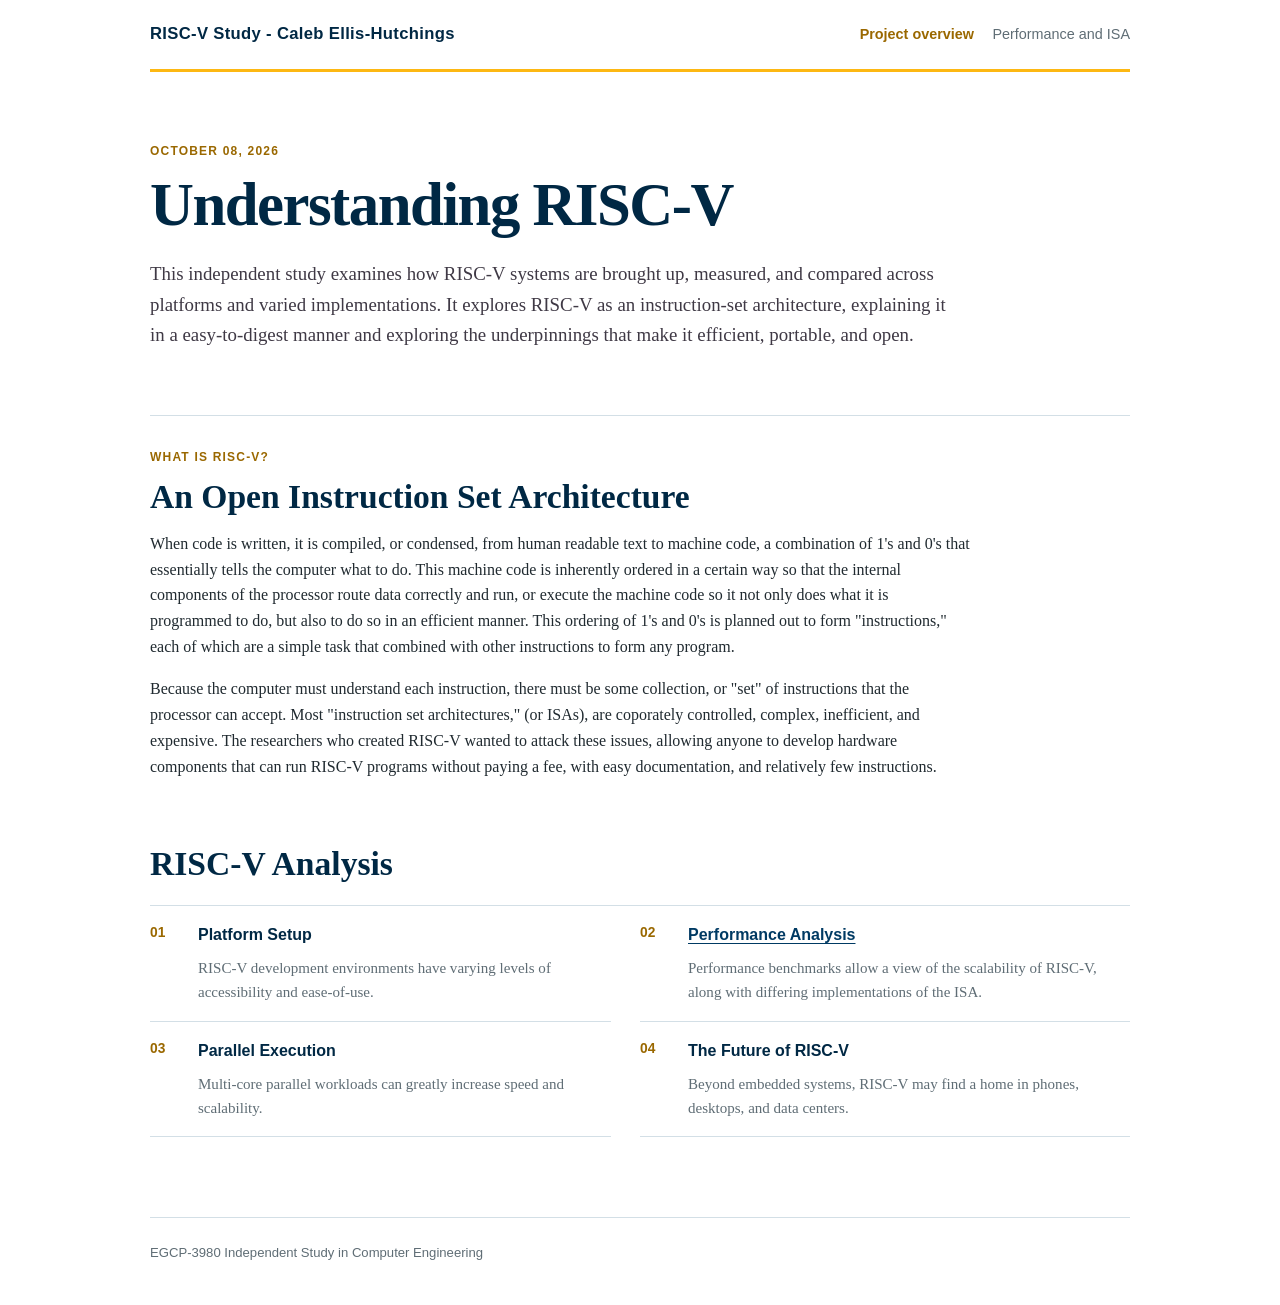
<file: index.html>
<!doctype html>
<html lang="en">
<head>
  <meta charset="utf-8">
  <meta name="viewport" content="width=device-width, initial-scale=1">
  <meta name="description" content="Independent study in RISC-V implementation and performance analysis.">
  <title>Independent Study in RISC-V</title>
  <link rel="stylesheet" href="assets/site.css">
</head>
<body>
  <header class="site-header">
    <a class="brand" href="index.html">RISC-V Study - Caleb Ellis-Hutchings</a>
    <nav aria-label="Primary navigation"><a class="active" href="index.html">Project overview</a><a href="research.html">Performance and ISA</a></nav>
  </header>
  <main>
    <section class="intro">
      <p class="kicker">October 08, 2026</p>
      <h1>Understanding RISC-V</h1>
      <p class="lead">This independent study examines how RISC-V systems are brought up, measured, and compared across platforms and varied implementations. It explores RISC-V as an instruction-set architecture, explaining it in a easy-to-digest manner and exploring the underpinnings that make it efficient, portable, and open.</p>
    </section>
    <section class="section current-work" aria-labelledby="current-title">
      <p class="kicker">What is RISC-V?</p>
      <h2 id="current-title">An Open Instruction Set Architecture</h2>
      <p>When code is written, it is compiled, or condensed, from human readable text to machine code, a combination of 1's and 0's that essentially tells the computer what to do. This machine code is inherently ordered in a certain way so that the internal components of the processor route data correctly and run, or execute the machine code so it not only does what it is programmed to do, but also to do so in an efficient manner. This ordering of 1's and 0's is planned out to form "instructions," each of which are a simple task that combined with other instructions to form any program.</p>
      <p>Because the computer must understand each instruction, there must be some collection, or "set" of instructions that the processor can accept. Most "instruction set architectures," (or ISAs), are coporately controlled, complex, inefficient, and expensive. The researchers who created RISC-V wanted to attack these issues, allowing anyone to develop hardware components that can run RISC-V programs without paying a fee, with easy documentation, and relatively few instructions.</p>
    </section>
    <section class="section" aria-labelledby="phases-title">
      <h2 id="phases-title">RISC-V Analysis</h2>
      <ol class="phases">
        <li><strong>Platform Setup</strong><span>RISC-V development environments have varying levels of accessibility and ease-of-use.</span></li>
        <li><strong><a href="research.html">Performance Analysis</a></strong><span>Performance benchmarks allow a view of the scalability of RISC-V, along with differing implementations of the ISA.</span></li>
        <li><strong>Parallel Execution</strong><span>Multi-core parallel workloads can greatly increase speed and scalability.</span></li>
        <li><strong>The Future of RISC-V</strong><span>Beyond embedded systems, RISC-V may find a home in phones, desktops, and data centers.</span></li>
      </ol>
    </section>
  </main>
  <footer><p>EGCP-3980 Independent Study in Computer Engineering</p></footer>
</body>
</html>
</file>
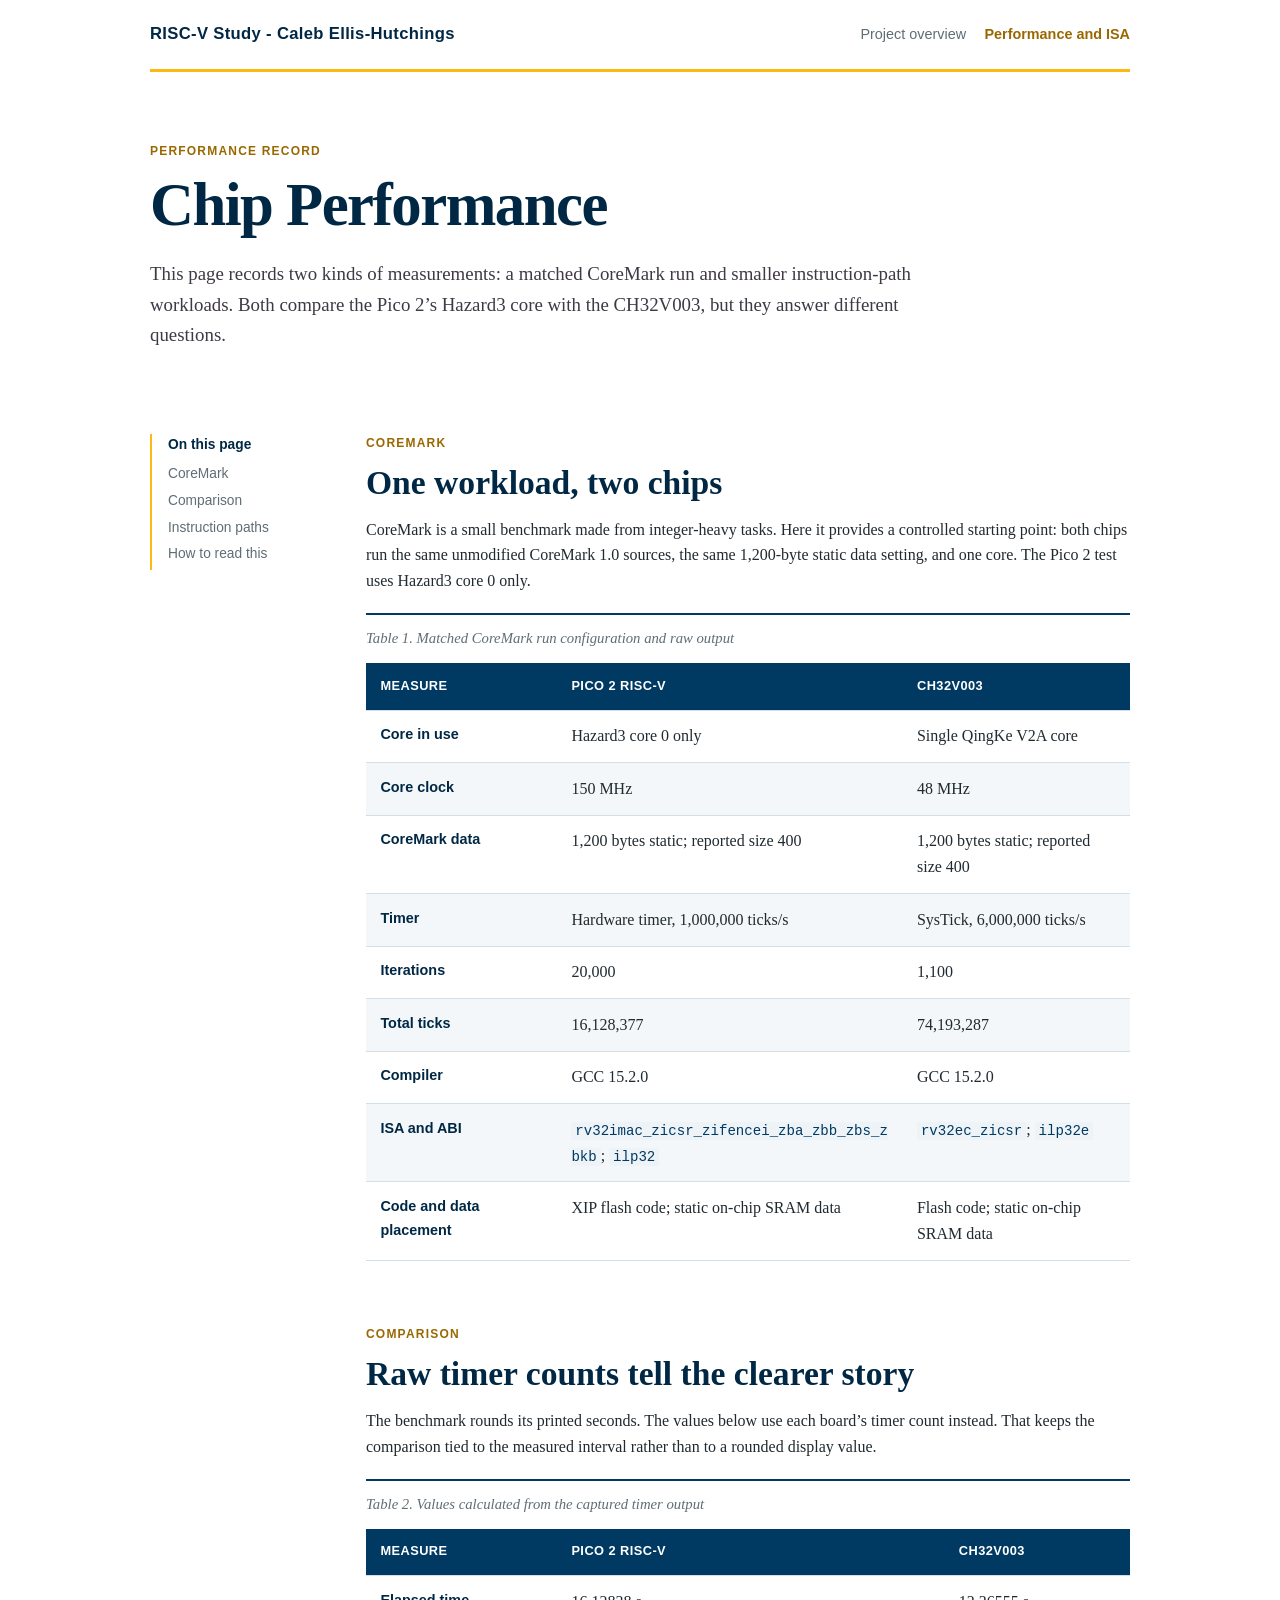
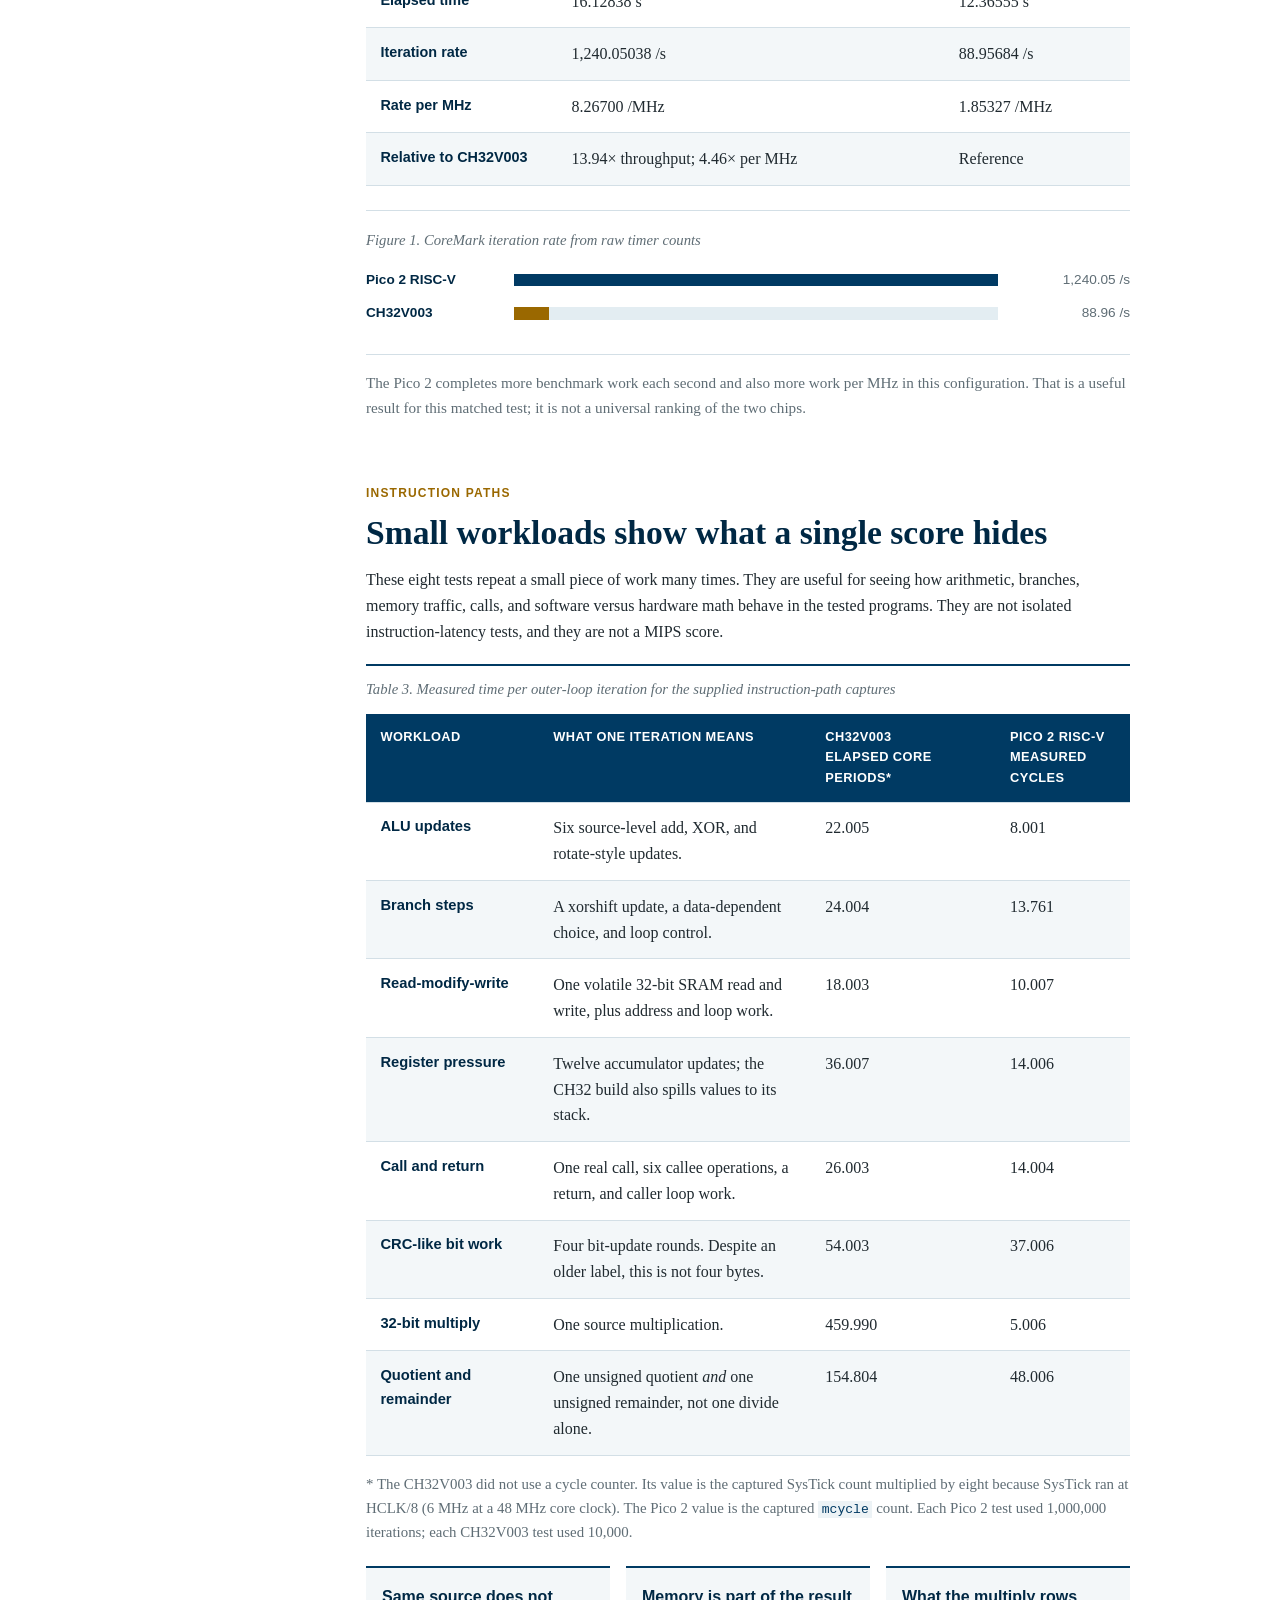
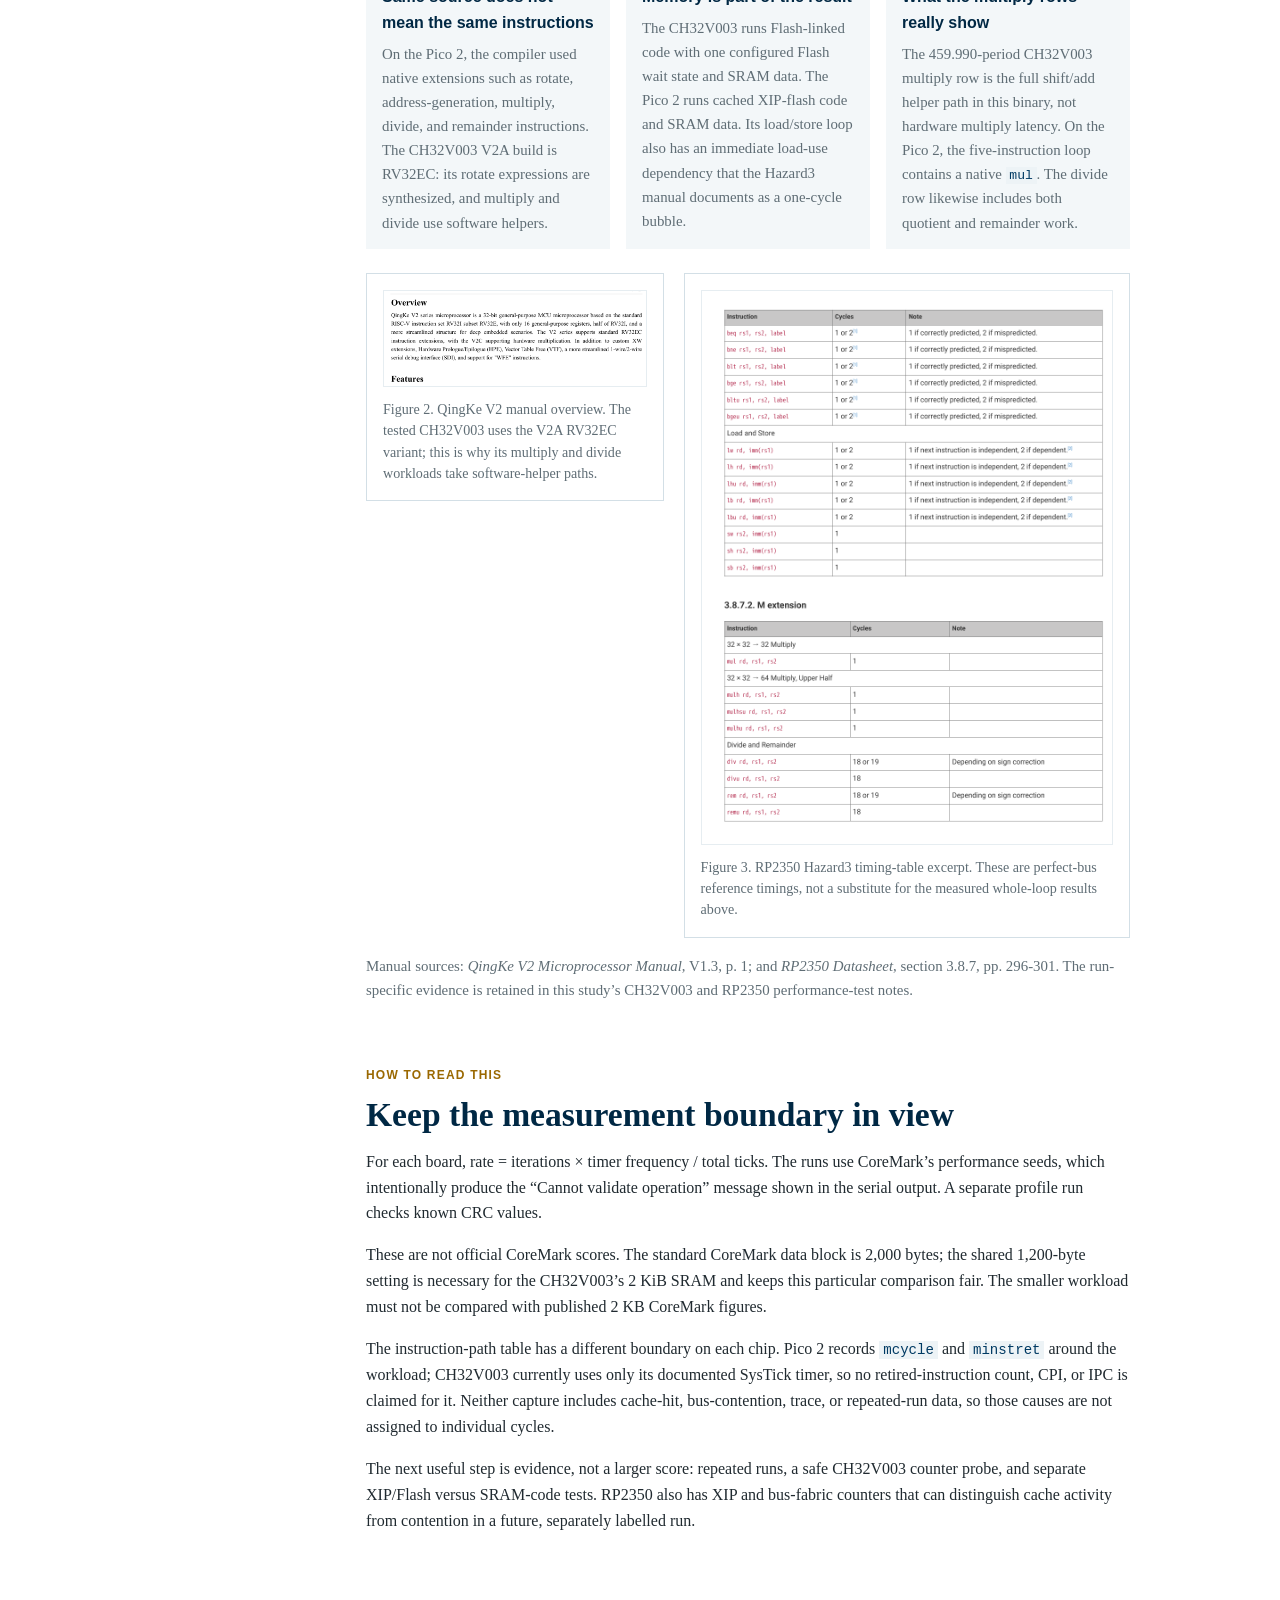
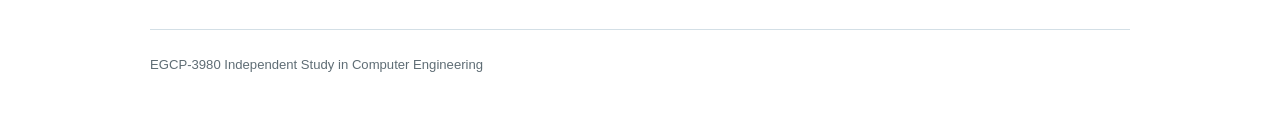
<file: research.html>
<!doctype html>
<html lang="en">
<head>
  <meta charset="utf-8">
  <meta name="viewport" content="width=device-width, initial-scale=1">
  <meta name="description" content="CoreMark and instruction-path measurements for the Pico 2 RISC-V core and CH32V003.">
  <title>A RISC-V Chip Comparison</title>
  <link rel="stylesheet" href="assets/site.css">
</head>
<body>
  <header class="site-header">
    <a class="brand" href="index.html">RISC-V Study - Caleb Ellis-Hutchings</a>
    <nav aria-label="Primary navigation"><a href="index.html">Project overview</a><a class="active" href="research.html">Performance and ISA</a></nav>
  </header>
  <main>
    <section class="page-heading">
      <p class="kicker">Performance record</p>
      <h1>Chip Performance</h1>
      <p class="lead">This page records two kinds of measurements: a matched CoreMark run and smaller instruction-path workloads. Both compare the Pico 2’s Hazard3 core with the CH32V003, but they answer different questions.</p>
    </section>
    <div class="performance-layout">
      <aside class="section-nav" aria-label="On this page">
        <p>On this page</p>
        <ul><li><a href="#coremark">CoreMark</a></li><li><a href="#comparison">Comparison</a></li><li><a href="#instruction-path">Instruction paths</a></li><li><a href="#method">How to read this</a></li></ul>
      </aside>
      <div class="performance-content">
        <section class="section" id="coremark" aria-labelledby="coremark-title">
          <p class="kicker">CoreMark</p>
          <h2 id="coremark-title">One workload, two chips</h2>
          <p>CoreMark is a small benchmark made from integer-heavy tasks. Here it provides a controlled starting point: both chips run the same unmodified CoreMark 1.0 sources, the same 1,200-byte static data setting, and one core. The Pico 2 test uses Hazard3 core 0 only.</p>
          <div class="table-wrap"><table class="comparison-table"><caption>Table 1. Matched CoreMark run configuration and raw output</caption><thead><tr><th scope="col">Measure</th><th scope="col">Pico 2 RISC-V</th><th scope="col">CH32V003</th></tr></thead><tbody>
            <tr><th scope="row">Core in use</th><td>Hazard3 core 0 only</td><td>Single QingKe V2A core</td></tr>
            <tr><th scope="row">Core clock</th><td>150 MHz</td><td>48 MHz</td></tr>
            <tr><th scope="row">CoreMark data</th><td>1,200 bytes static; reported size 400</td><td>1,200 bytes static; reported size 400</td></tr>
            <tr><th scope="row">Timer</th><td>Hardware timer, 1,000,000 ticks/s</td><td>SysTick, 6,000,000 ticks/s</td></tr>
            <tr><th scope="row">Iterations</th><td class="number">20,000</td><td class="number">1,100</td></tr>
            <tr><th scope="row">Total ticks</th><td class="number">16,128,377</td><td class="number">74,193,287</td></tr>
            <tr><th scope="row">Compiler</th><td>GCC 15.2.0</td><td>GCC 15.2.0</td></tr>
            <tr><th scope="row">ISA and ABI</th><td><code>rv32imac_zicsr_zifencei_zba_zbb_zbs_zbkb</code>; <code>ilp32</code></td><td><code>rv32ec_zicsr</code>; <code>ilp32e</code></td></tr>
            <tr><th scope="row">Code and data placement</th><td>XIP flash code; static on-chip SRAM data</td><td>Flash code; static on-chip SRAM data</td></tr>
          </tbody></table></div>
        </section>
        <section class="section" id="comparison" aria-labelledby="comparison-title">
          <p class="kicker">Comparison</p>
          <h2 id="comparison-title">Raw timer counts tell the clearer story</h2>
          <p>The benchmark rounds its printed seconds. The values below use each board’s timer count instead. That keeps the comparison tied to the measured interval rather than to a rounded display value.</p>
          <div class="table-wrap"><table class="comparison-table"><caption>Table 2. Values calculated from the captured timer output</caption><thead><tr><th scope="col">Measure</th><th scope="col">Pico 2 RISC-V</th><th scope="col">CH32V003</th></tr></thead><tbody>
            <tr><th scope="row">Elapsed time</th><td class="number">16.12838 s</td><td class="number">12.36555 s</td></tr>
            <tr><th scope="row">Iteration rate</th><td class="number">1,240.05038 /s</td><td class="number">88.95684 /s</td></tr>
            <tr><th scope="row">Rate per MHz</th><td class="number">8.26700 /MHz</td><td class="number">1.85327 /MHz</td></tr>
            <tr><th scope="row">Relative to CH32V003</th><td class="number">13.94× throughput; 4.46× per MHz</td><td class="number">Reference</td></tr>
          </tbody></table></div>
          <figure class="bar-chart" aria-labelledby="rate-chart-title">
            <figcaption id="rate-chart-title">Figure 1. CoreMark iteration rate from raw timer counts</figcaption>
            <div class="bar-row"><span class="bar-label">Pico 2 RISC-V</span><div class="bar-track"><div class="bar pico-bar" style="width:100%"></div></div><span class="bar-value">1,240.05 /s</span></div>
            <div class="bar-row"><span class="bar-label">CH32V003</span><div class="bar-track"><div class="bar ch32-bar" style="width:7.17%"></div></div><span class="bar-value">88.96 /s</span></div>
          </figure>
          <p class="result-note">The Pico 2 completes more benchmark work each second and also more work per MHz in this configuration. That is a useful result for this matched test; it is not a universal ranking of the two chips.</p>
        </section>
        <section class="section" id="instruction-path" aria-labelledby="instruction-path-title">
          <p class="kicker">Instruction paths</p>
          <h2 id="instruction-path-title">Small workloads show what a single score hides</h2>
          <p>These eight tests repeat a small piece of work many times. They are useful for seeing how arithmetic, branches, memory traffic, calls, and software versus hardware math behave in the tested programs. They are not isolated instruction-latency tests, and they are not a MIPS score.</p>
          <div class="table-wrap"><table class="results-table"><caption>Table 3. Measured time per outer-loop iteration for the supplied instruction-path captures</caption><thead><tr><th scope="col">Workload</th><th scope="col">What one iteration means</th><th scope="col">CH32V003<br>elapsed core periods*</th><th scope="col">Pico 2 RISC-V<br>measured cycles</th></tr></thead><tbody>
            <tr><th scope="row">ALU updates</th><td>Six source-level add, XOR, and rotate-style updates.</td><td class="number">22.005</td><td class="number">8.001</td></tr>
            <tr><th scope="row">Branch steps</th><td>A xorshift update, a data-dependent choice, and loop control.</td><td class="number">24.004</td><td class="number">13.761</td></tr>
            <tr><th scope="row">Read-modify-write</th><td>One volatile 32-bit SRAM read and write, plus address and loop work.</td><td class="number">18.003</td><td class="number">10.007</td></tr>
            <tr><th scope="row">Register pressure</th><td>Twelve accumulator updates; the CH32 build also spills values to its stack.</td><td class="number">36.007</td><td class="number">14.006</td></tr>
            <tr><th scope="row">Call and return</th><td>One real call, six callee operations, a return, and caller loop work.</td><td class="number">26.003</td><td class="number">14.004</td></tr>
            <tr><th scope="row">CRC-like bit work</th><td>Four bit-update rounds. Despite an older label, this is not four bytes.</td><td class="number">54.003</td><td class="number">37.006</td></tr>
            <tr><th scope="row">32-bit multiply</th><td>One source multiplication.</td><td class="number">459.990</td><td class="number">5.006</td></tr>
            <tr><th scope="row">Quotient and remainder</th><td>One unsigned quotient <em>and</em> one unsigned remainder, not one divide alone.</td><td class="number">154.804</td><td class="number">48.006</td></tr>
          </tbody></table></div>
          <p class="source-note">* The CH32V003 did not use a cycle counter. Its value is the captured SysTick count multiplied by eight because SysTick ran at HCLK/8 (6 MHz at a 48 MHz core clock). The Pico 2 value is the captured <code>mcycle</code> count. Each Pico 2 test used 1,000,000 iterations; each CH32V003 test used 10,000.</p>
          <div class="instruction-notes" aria-label="Key interpretation notes">
            <article><h3>Same source does not mean the same instructions</h3><p>On the Pico 2, the compiler used native extensions such as rotate, address-generation, multiply, divide, and remainder instructions. The CH32V003 V2A build is RV32EC: its rotate expressions are synthesized, and multiply and divide use software helpers.</p></article>
            <article><h3>Memory is part of the result</h3><p>The CH32V003 runs Flash-linked code with one configured Flash wait state and SRAM data. The Pico 2 runs cached XIP-flash code and SRAM data. Its load/store loop also has an immediate load-use dependency that the Hazard3 manual documents as a one-cycle bubble.</p></article>
            <article><h3>What the multiply rows really show</h3><p>The 459.990-period CH32V003 multiply row is the full shift/add helper path in this binary, not hardware multiply latency. On the Pico 2, the five-instruction loop contains a native <code>mul</code>. The divide row likewise includes both quotient and remainder work.</p></article>
          </div>
          <div class="manual-figures">
            <figure class="manual-figure"><img src="assets/manual-figures/qingke-v2-overview.png" alt="Excerpt from the QingKe V2 manual explaining that RV32E has 16 general-purpose registers and that V2C, rather than V2A, supports hardware multiplication."><figcaption>Figure 2. QingKe V2 manual overview. The tested CH32V003 uses the V2A RV32EC variant; this is why its multiply and divide workloads take software-helper paths.</figcaption></figure>
            <figure class="manual-figure"><img src="assets/manual-figures/hazard3-timing-excerpt.png" alt="Excerpt from the RP2350 Hazard3 timing table showing branch, load, multiply, divide, and remainder timing under perfect bus behavior."><figcaption>Figure 3. RP2350 Hazard3 timing-table excerpt. These are perfect-bus reference timings, not a substitute for the measured whole-loop results above.</figcaption></figure>
          </div>
          <p class="source-note">Manual sources: <em>QingKe V2 Microprocessor Manual</em>, V1.3, p. 1; and <em>RP2350 Datasheet</em>, section 3.8.7, pp. 296-301. The run-specific evidence is retained in this study’s CH32V003 and RP2350 performance-test notes.</p>
        </section>
        <section class="section" id="method" aria-labelledby="method-title">
          <p class="kicker">How to read this</p>
          <h2 id="method-title">Keep the measurement boundary in view</h2>
          <p>For each board, rate = iterations × timer frequency / total ticks. The runs use CoreMark’s performance seeds, which intentionally produce the “Cannot validate operation” message shown in the serial output. A separate profile run checks known CRC values.</p>
          <p>These are not official CoreMark scores. The standard CoreMark data block is 2,000 bytes; the shared 1,200-byte setting is necessary for the CH32V003’s 2 KiB SRAM and keeps this particular comparison fair. The smaller workload must not be compared with published 2 KB CoreMark figures.</p>
          <p>The instruction-path table has a different boundary on each chip. Pico 2 records <code>mcycle</code> and <code>minstret</code> around the workload; CH32V003 currently uses only its documented SysTick timer, so no retired-instruction count, CPI, or IPC is claimed for it. Neither capture includes cache-hit, bus-contention, trace, or repeated-run data, so those causes are not assigned to individual cycles.</p>
          <p>The next useful step is evidence, not a larger score: repeated runs, a safe CH32V003 counter probe, and separate XIP/Flash versus SRAM-code tests. RP2350 also has XIP and bus-fabric counters that can distinguish cache activity from contention in a future, separately labelled run.</p>
        </section>
      </div>
    </div>
  </main>
  <footer><p>EGCP-3980 Independent Study in Computer Engineering</p></footer>
</body>
</html>
</file>
<file: assets/site.css>
:root { --paper:#fff; --ink:#202a30; --muted:#5f6d75; --blue:#003a63; --blue-dark:#002844; --yellow:#fdb813; --yellow-muted:#9a6800; --rule:#d3dfe6; --tint:#f3f7f9; }
* { box-sizing:border-box; }
html { background:var(--paper); }
body { margin:0; background:var(--paper); color:var(--ink); font:16px/1.62 Georgia,"Times New Roman",serif; }
a { color:var(--blue); text-decoration-thickness:1px; text-underline-offset:.16em; }
a:hover { color:var(--yellow-muted); }
code { padding:.08em .28em; background:#edf3f6; color:#003a63; font:.88em/1.45 Consolas,"Courier New",monospace; overflow-wrap:anywhere; }
.site-header,main,footer { width:min(980px,calc(100% - 3rem)); margin-inline:auto; }
.site-header { display:flex; align-items:baseline; justify-content:space-between; gap:1.5rem; padding-block:1.3rem; border-bottom:3px solid var(--yellow); }
.brand { color:var(--blue-dark); font-family:Arial,Helvetica,sans-serif; font-size:1.04rem; font-weight:700; letter-spacing:.02em; text-decoration:none; }
nav { display:flex; gap:1.15rem; font-family:Arial,Helvetica,sans-serif; font-size:.9rem; }
nav a { color:var(--muted); text-decoration:none; }
nav a.active { color:var(--yellow-muted); font-weight:700; }
main { padding-block:4.4rem 5rem; }
.intro,.page-heading { max-width:800px; }
.kicker { margin:0 0 .6rem; color:var(--yellow-muted); font-family:Arial,Helvetica,sans-serif; font-size:.75rem; font-weight:700; letter-spacing:.1em; text-transform:uppercase; }
h1,h2,p { margin-top:0; }
h1 { margin-bottom:1.25rem; color:var(--blue-dark); font-size:clamp(2.1rem,5vw,3.8rem); font-weight:600; letter-spacing:-.025em; line-height:1.12; }
h2 { margin-bottom:.85rem; color:var(--blue-dark); font-size:clamp(1.5rem,3vw,2.1rem); font-weight:600; line-height:1.2; }
.lead { color:#3f3945; font-size:1.18rem; }
.section { margin-top:4rem; }
.section > p:not(.kicker) { max-width:820px; }
.phases { display:grid; grid-template-columns:repeat(2,1fr); gap:0; margin:1.3rem 0 0; padding:0; list-style:none; counter-reset:phase; border-top:1px solid var(--rule); }
.phases li { display:grid; grid-template-columns:2.5rem 1fr; gap:.5rem; min-height:6.3rem; padding:1rem .8rem 1rem 0; border-bottom:1px solid var(--rule); counter-increment:phase; }
.phases li:nth-child(odd) { margin-right:1.8rem; }
.phases li::before { content:"0" counter(phase); color:var(--yellow-muted); font-family:Arial,Helvetica,sans-serif; font-size:.86rem; font-weight:700; }
.phases strong { grid-column:2; color:var(--blue-dark); font-family:Arial,Helvetica,sans-serif; }
.phases span { grid-column:2; color:var(--muted); font-size:.94rem; }
.current-work { padding-top:2rem; border-top:1px solid var(--rule); }
.action-link { color:var(--yellow-muted); font-family:Arial,Helvetica,sans-serif; font-weight:700; }
.table-wrap { overflow-x:auto; margin-top:1.2rem; border-top:2px solid var(--blue); border-bottom:1px solid var(--rule); }
table { width:100%; border-collapse:collapse; text-align:left; }
caption { padding:.75rem 0; color:var(--muted); caption-side:top; font-size:.92rem; font-style:italic; text-align:left; }
th,td { padding:.8rem .9rem; vertical-align:top; border-bottom:1px solid var(--rule); }
thead th { background:var(--blue); color:#fff; font-family:Arial,Helvetica,sans-serif; font-size:.8rem; letter-spacing:.035em; text-transform:uppercase; }
tbody tr:nth-child(even) { background:var(--tint); }
tbody tr:last-child th,tbody tr:last-child td { border-bottom:0; }
table:not(.results-table) td:first-child { width:18%; min-width:8rem; color:var(--blue-dark); font-family:Arial,Helvetica,sans-serif; font-weight:700; }
.results-table th { width:30%; color:var(--blue-dark); font-family:Arial,Helvetica,sans-serif; font-size:.92rem; }
.results-table thead th { color:#fff; font-size:.8rem; }
.results-table td:nth-child(2) { min-width:17rem; }
.results-table td:nth-child(3),.results-table td:nth-child(4) { min-width:8.4rem; }
.source-note { margin-top:1rem; color:var(--muted); font-size:.93rem; }
.performance-layout { display:grid; grid-template-columns:10.5rem minmax(0,1fr); gap:3rem; align-items:start; }
.section-nav { position:sticky; top:1.5rem; margin-top:4rem; padding-left:1rem; border-left:2px solid var(--yellow); font-family:Arial,Helvetica,sans-serif; font-size:.86rem; }
.section-nav p { margin-bottom:.45rem; color:var(--blue-dark); font-weight:700; }
.section-nav ul { margin:0; padding:0; list-style:none; }
.section-nav li { margin:.28rem 0; }
.section-nav a { color:var(--muted); text-decoration:none; }
.section-nav a:hover { color:var(--blue); text-decoration:underline; }
.performance-content .section { scroll-margin-top:1.5rem; }
.comparison-table tbody th { width:25%; min-width:9rem; color:var(--blue-dark); font-family:Arial,Helvetica,sans-serif; font-size:.9rem; }
.number { font-variant-numeric:tabular-nums; white-space:nowrap; }
.bar-chart { margin:1.5rem 0 0; padding:1.15rem 0; border-top:1px solid var(--rule); border-bottom:1px solid var(--rule); }
.bar-chart figcaption { margin-bottom:1rem; color:var(--muted); font-size:.92rem; font-style:italic; }
.bar-row { display:grid; grid-template-columns:8.5rem minmax(7rem,1fr) 7.5rem; gap:.75rem; align-items:center; margin:.7rem 0; font-family:Arial,Helvetica,sans-serif; font-size:.85rem; }
.bar-label { color:var(--blue-dark); font-weight:700; }
.bar-track { height:.78rem; background:#e3edf2; }
.bar { height:100%; min-width:.45rem; }
.pico-bar { background:var(--blue); }
.ch32-bar { background:var(--yellow-muted); }
.bar-value { text-align:right; color:var(--muted); font-variant-numeric:tabular-nums; }
.result-note { margin-top:1rem; color:var(--muted); font-size:.95rem; }
h3 { margin:0 0 .35rem; color:var(--blue-dark); font-family:Arial,Helvetica,sans-serif; font-size:1rem; }
.instruction-notes { display:grid; grid-template-columns:repeat(3,1fr); gap:1rem; margin-top:1.4rem; }
.instruction-notes article { padding:1rem 1rem .9rem; border-top:2px solid var(--blue); background:var(--tint); }
.instruction-notes p { margin:0; color:var(--muted); font-size:.93rem; }
.manual-figures { display:grid; grid-template-columns:minmax(0,.8fr) minmax(0,1.2fr); gap:1.25rem; align-items:start; margin-top:1.5rem; }
.manual-figure { margin:0; padding:1rem; border:1px solid var(--rule); background:#fff; }
.manual-figure img { display:block; width:100%; height:auto; border:1px solid #e6edf1; }
.manual-figure figcaption { margin-top:.75rem; color:var(--muted); font-size:.88rem; line-height:1.5; }
.next-tests { display:grid; grid-template-columns:repeat(3,1fr); gap:1rem; margin-top:1.2rem; }
.next-tests article { padding:1rem 1rem .9rem; border-top:2px solid var(--blue); background:var(--tint); }
.next-tests p { margin:0; color:var(--muted); font-size:.93rem; }
footer { padding-block:1.5rem 2.6rem; border-top:1px solid var(--rule); color:var(--muted); font-family:Arial,Helvetica,sans-serif; font-size:.82rem; }
footer p { margin:0; }
@media (max-width:760px) { .site-header { align-items:flex-start; flex-direction:column; gap:.65rem; } main { padding-block:3rem 3.5rem; } .section { margin-top:3.1rem; } .phases { grid-template-columns:1fr; } .phases li:nth-child(odd) { margin-right:0; } th,td { min-width:8.5rem; } .performance-layout { grid-template-columns:1fr; gap:0; } .section-nav { position:static; margin-top:2rem; padding:0 0 .8rem; border-left:0; border-bottom:1px solid var(--rule); } .section-nav ul { display:flex; flex-wrap:wrap; gap:.15rem 1rem; } .section-nav li { margin:0; } .bar-row { grid-template-columns:1fr; gap:.25rem; } .bar-value { text-align:left; } .next-tests,.instruction-notes,.manual-figures { grid-template-columns:1fr; } }
</file>
